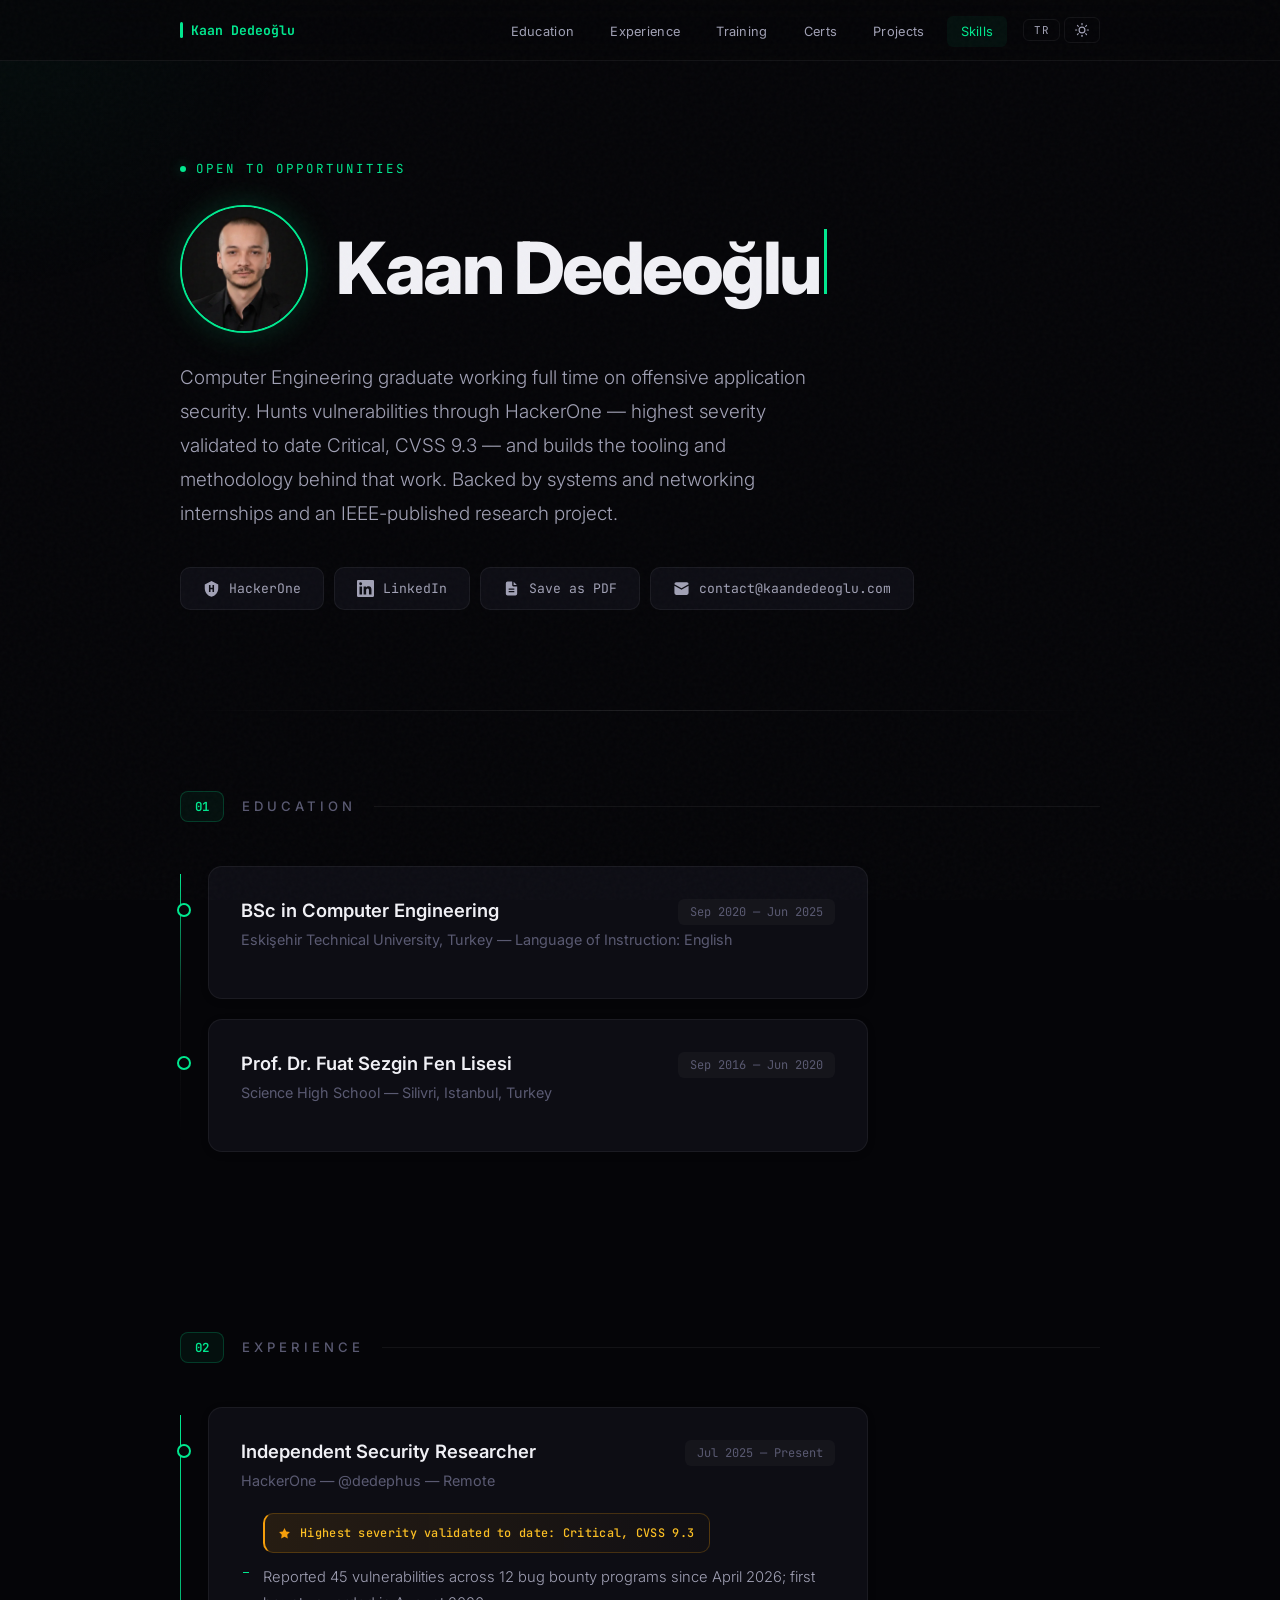
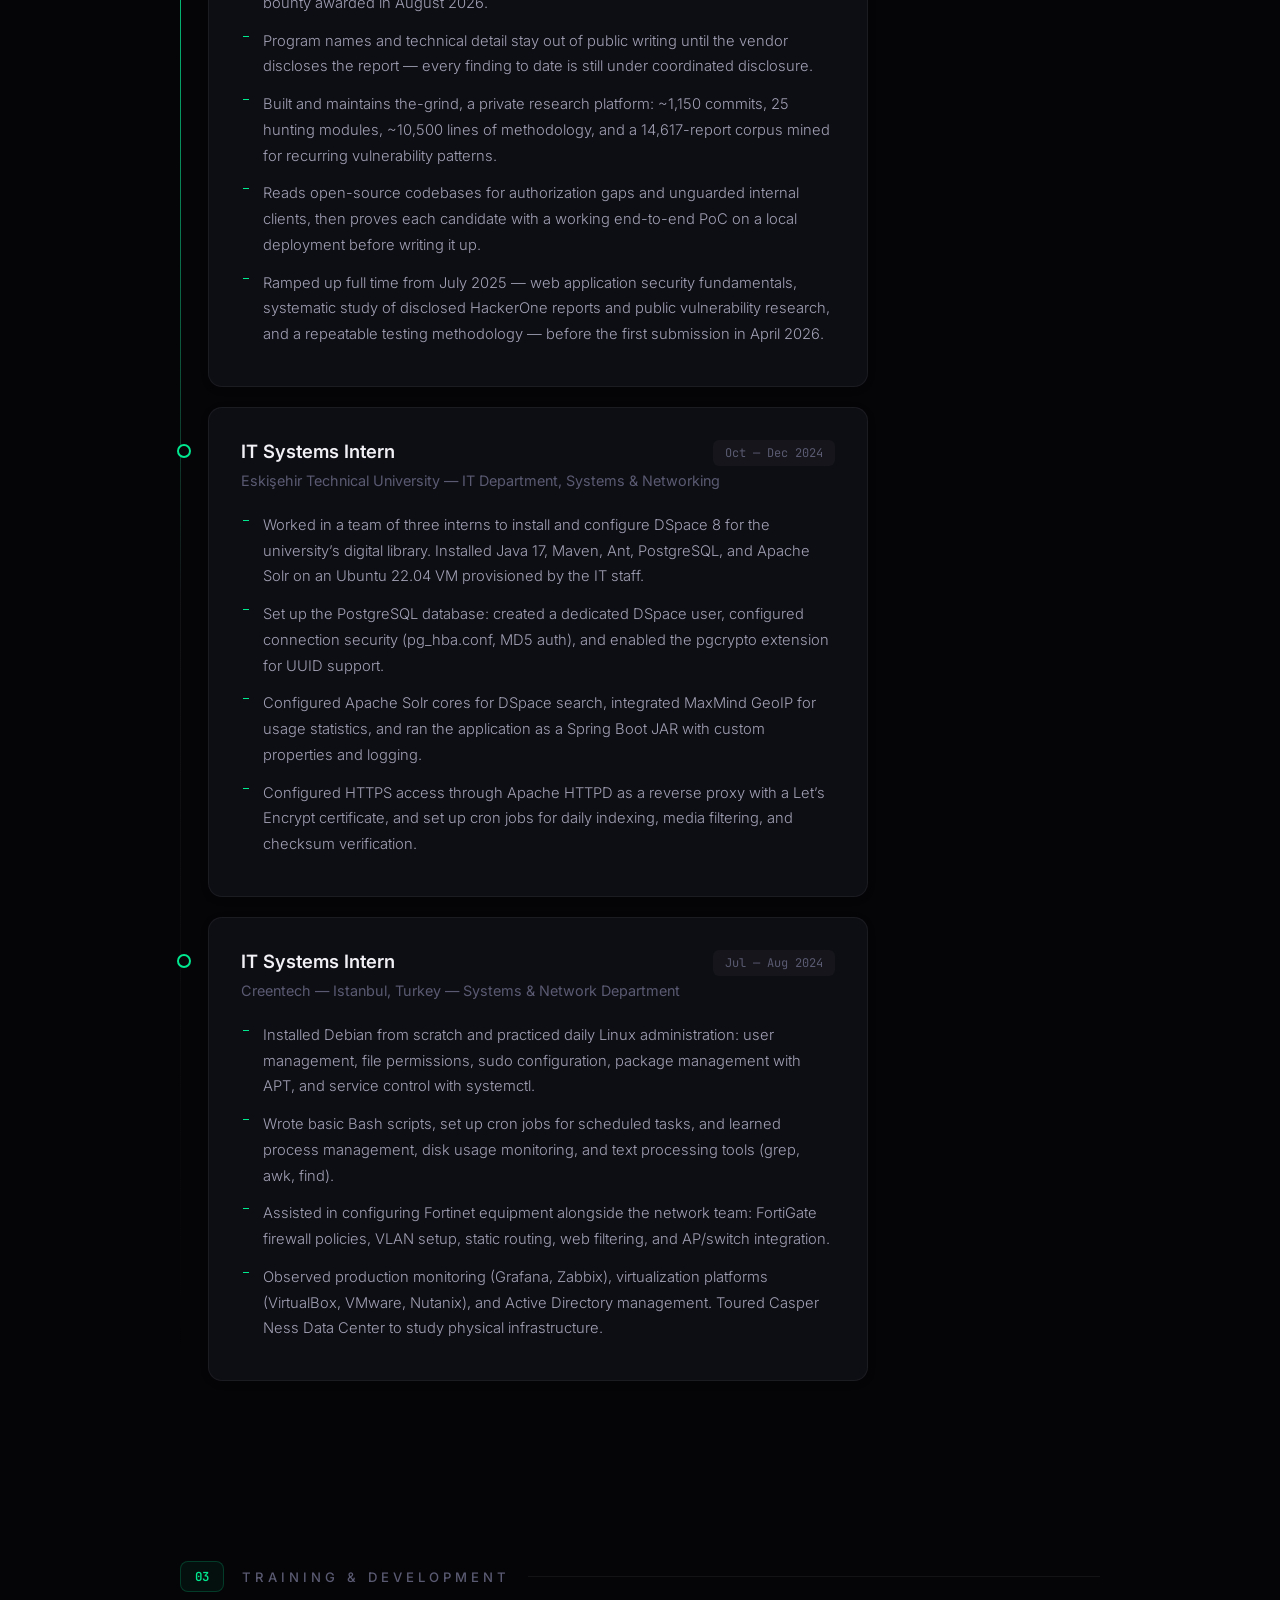
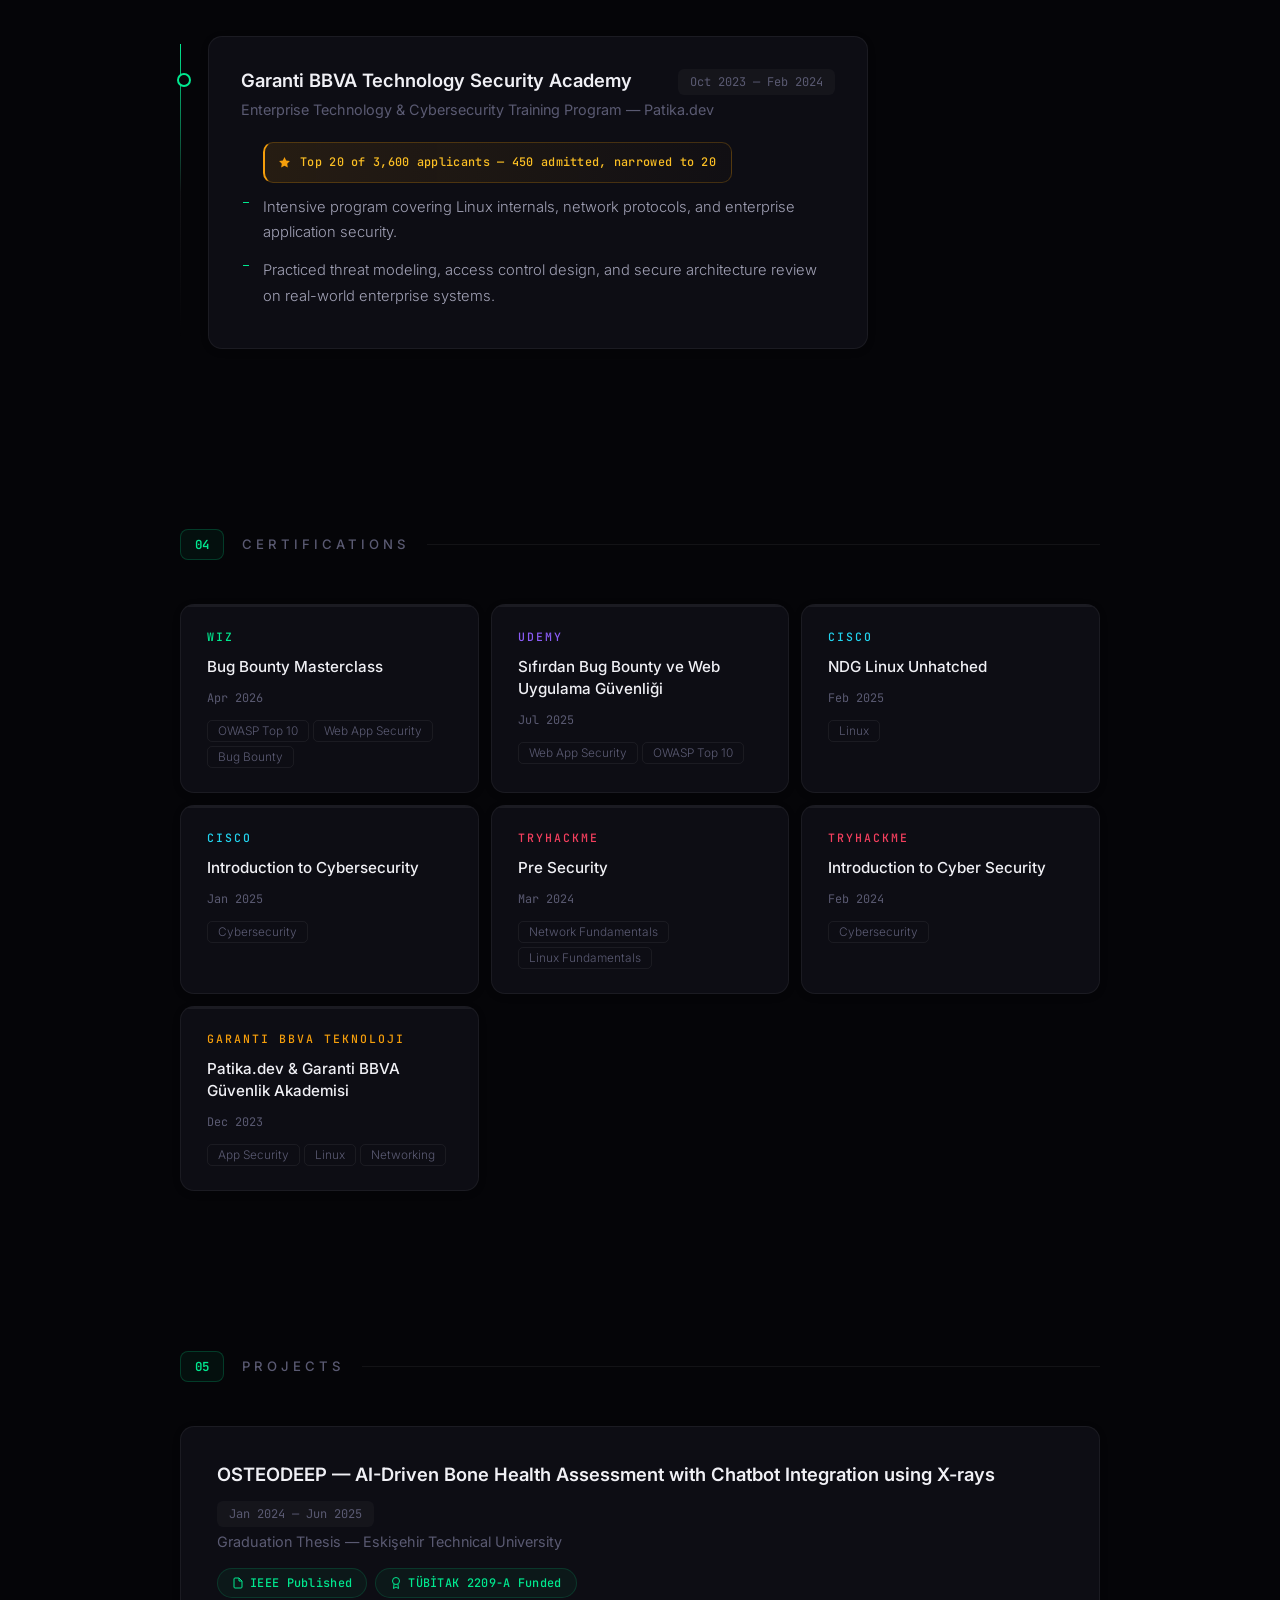
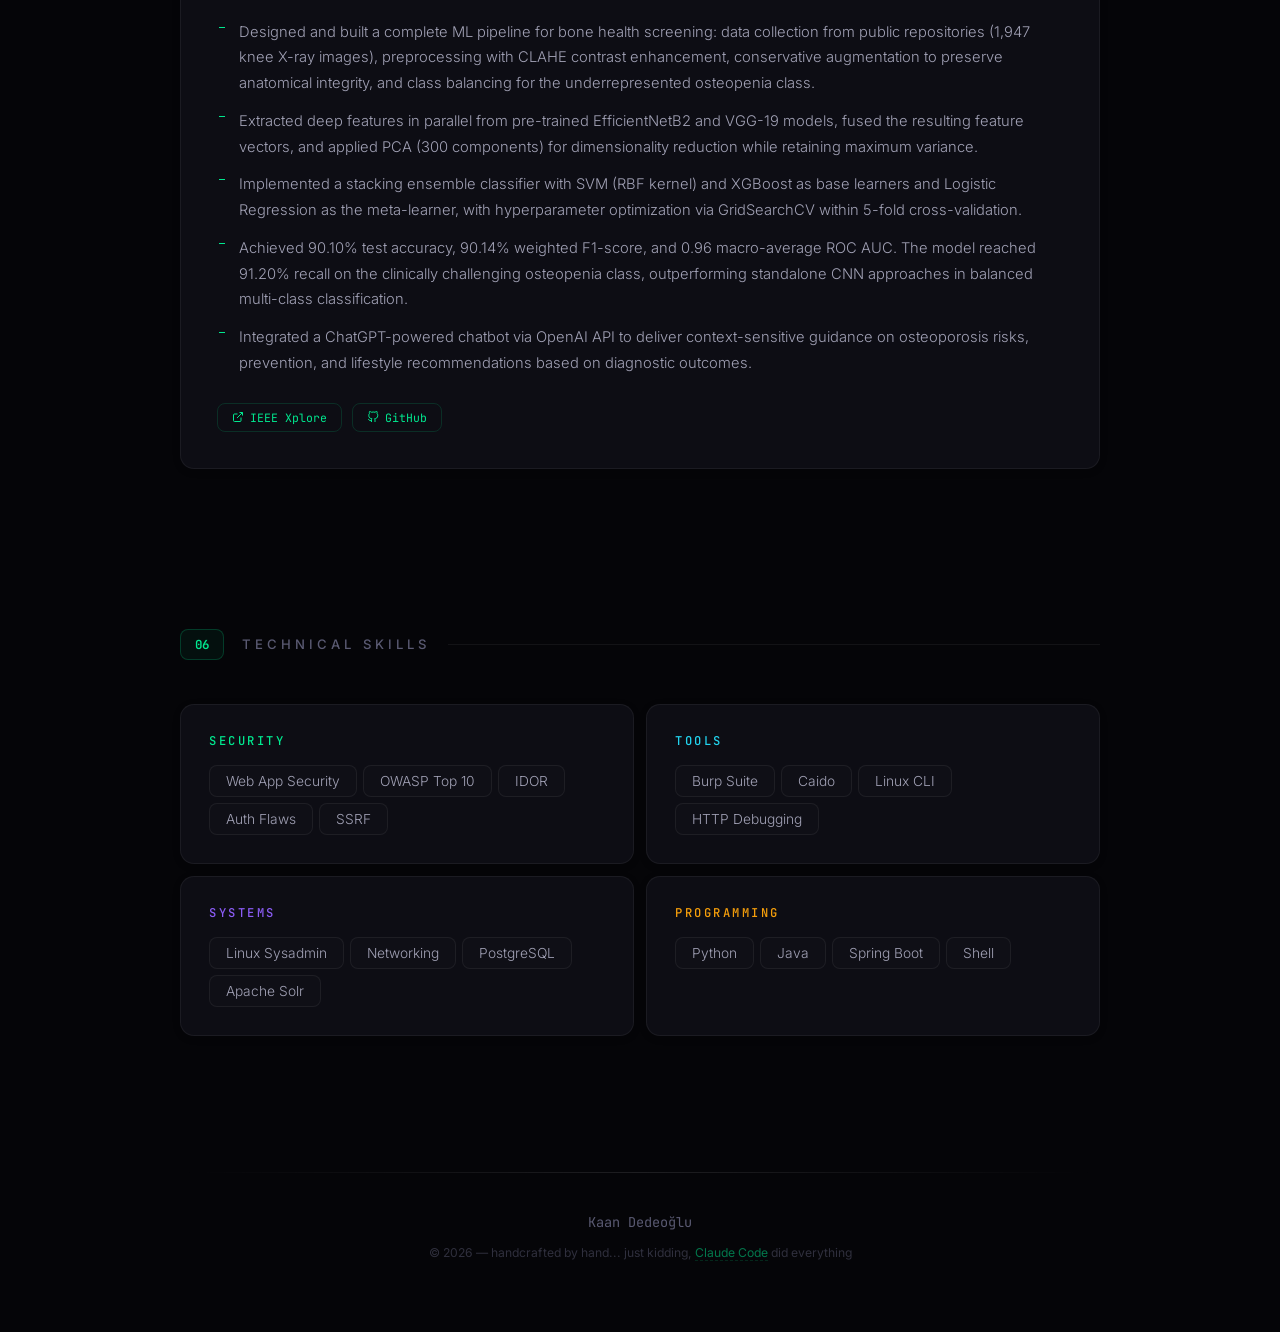
<file: public/index.html>
<!DOCTYPE html>
<html lang="en" data-theme="dark">
<head>
<meta charset="UTF-8">
<meta name="viewport" content="width=device-width, initial-scale=1.0">
<title>Kaan Dedeo&#287;lu &mdash; Security Researcher</title>
<meta name="description" content="Kaan Dedeo&#287;lu &mdash; security researcher. Computer Engineering graduate working on web application security and bug bounty, with a background in Linux systems and networking.">
<meta name="author" content="Kaan Dedeo&#287;lu">
<meta name="theme-color" content="#050508">
<link rel="canonical" href="https://kaandedeoglu.com/">

<!-- Open Graph: link previews on LinkedIn, WhatsApp, Slack, Discord -->
<meta property="og:type" content="profile">
<meta property="og:site_name" content="Kaan Dedeo&#287;lu">
<meta property="og:title" content="Kaan Dedeo&#287;lu &mdash; Security Researcher">
<meta property="og:description" content="Computer Engineering graduate working on web application security and bug bounty, with a background in Linux systems and networking.">
<meta property="og:url" content="https://kaandedeoglu.com/">
<meta property="og:image" content="https://kaandedeoglu.com/og.jpg">
<meta property="og:image:type" content="image/jpeg">
<meta property="og:image:width" content="1200">
<meta property="og:image:height" content="630">
<meta property="og:image:alt" content="Kaan Dedeo&#287;lu &mdash; Security Researcher">
<meta property="og:locale" content="en_US">
<meta property="og:locale:alternate" content="tr_TR">

<!-- X / Twitter -->
<meta name="twitter:card" content="summary_large_image">
<meta name="twitter:title" content="Kaan Dedeo&#287;lu &mdash; Security Researcher">
<meta name="twitter:description" content="Computer Engineering graduate working on web application security and bug bounty, with a background in Linux systems and networking.">
<meta name="twitter:image" content="https://kaandedeoglu.com/og.jpg">

<link rel="icon" type="image/svg+xml" href="favicon.svg">
<link rel="preconnect" href="https://fonts.gstatic.com" crossorigin>
<link rel="stylesheet" href="style.css">
</head>
<body>
  <div class="scroll-progress" id="scrollProgress"></div>
  <div class="grain"></div>
  <div class="glow" id="glow"></div>

  <!-- NAV -->
  <nav>
    <div class="nav-inner">
      <a href="#" class="nav-brand"><span class="bar"></span> Kaan Dedeo&#287;lu</a>
      <div class="nav-right">
        <ul class="nav-links" id="navLinks">
          <li><a href="#education" data-i18n="nav-edu">Education</a></li>
          <li><a href="#experience" data-i18n="nav-exp">Experience</a></li>
          <li><a href="#training" data-i18n="nav-training">Training</a></li>
          <li><a href="#certs" data-i18n="nav-certs">Certs</a></li>
          <li><a href="#projects" data-i18n="nav-projects">Projects</a></li>
          <li><a href="#skills" data-i18n="nav-skills">Skills</a></li>
        </ul>
        <div class="nav-toggles">
          <button id="langToggle" class="toggle-btn">TR</button>
          <button id="themeToggle" class="toggle-btn" aria-label="Toggle theme">
            <svg id="themeIcon" viewBox="0 0 24 24"><circle cx="12" cy="12" r="5"/><line x1="12" y1="1" x2="12" y2="3"/><line x1="12" y1="21" x2="12" y2="23"/><line x1="4.22" y1="4.22" x2="5.64" y2="5.64"/><line x1="18.36" y1="18.36" x2="19.78" y2="19.78"/><line x1="1" y1="12" x2="3" y2="12"/><line x1="21" y1="12" x2="23" y2="12"/><line x1="4.22" y1="19.78" x2="5.64" y2="18.36"/><line x1="18.36" y1="5.64" x2="19.78" y2="4.22"/></svg>
          </button>
          <button id="menuToggle" class="toggle-btn menu-btn" aria-label="Menu" aria-expanded="false" aria-controls="navLinks">
            <svg id="menuIcon" viewBox="0 0 24 24"><line x1="3" y1="6" x2="21" y2="6"/><line x1="3" y1="12" x2="21" y2="12"/><line x1="3" y1="18" x2="21" y2="18"/></svg>
          </button>
        </div>
      </div>
    </div>
  </nav>

  <!-- HERO -->
  <section class="hero reveal">
    <div class="hero-tag"><span class="dot"></span> <span data-i18n="hero-tag">Open to opportunities</span></div>
    <div class="hero-row">
      <img src="pp.webp" alt="Kaan Dedeo&#287;lu" class="avatar" width="128" height="128" fetchpriority="high" decoding="async">
      <h1 id="heroName">Kaan Dedeo&#287;lu</h1>
    </div>
    <p class="hero-desc" data-i18n="hero-desc">
      Computer Engineering graduate working full time on offensive application security. Hunts vulnerabilities through HackerOne &#8212; highest severity validated to date Critical, CVSS 9.3 &#8212; and builds the tooling and methodology behind that work. Backed by systems and networking internships and an IEEE-published research project.
    </p>
    <div class="hero-contacts">
      <a href="https://hackerone.com/dedephus" class="h-link icon-only" target="_blank" rel="noopener me" aria-label="HackerOne">
        <svg viewBox="0 0 24 24" aria-hidden="true"><path d="M12 1.5 2.5 6.4v5.3c0 5.9 4 11.1 9.5 11.8 5.5-.7 9.5-5.9 9.5-11.8V6.4L12 1.5Zm3.6 15.3h-2.2v-3.6h-2.8v3.6H8.4V7.2h2.2v3.6h2.8V7.2h2.2v9.6Z"/></svg>
        <span>HackerOne</span>
      </a>
      <a href="https://www.linkedin.com/in/kaandedeoglu/" class="h-link icon-only" target="_blank" rel="noopener me" aria-label="LinkedIn">
        <svg viewBox="0 0 24 24" aria-hidden="true"><path d="M20.45 20.45h-3.56v-5.57c0-1.33-.02-3.04-1.85-3.04-1.85 0-2.14 1.45-2.14 2.94v5.67H9.35V9h3.41v1.56h.05c.48-.9 1.64-1.85 3.37-1.85 3.6 0 4.27 2.37 4.27 5.46v6.28ZM5.34 7.43a2.07 2.07 0 1 1 0-4.13 2.07 2.07 0 0 1 0 4.13Zm1.78 13.02H3.56V9h3.56v11.45ZM22.22 0H1.77C.79 0 0 .77 0 1.73v20.54C0 23.23.79 24 1.77 24h20.45c.98 0 1.78-.77 1.78-1.73V1.73C24 .77 23.2 0 22.22 0Z"/></svg>
        <span>LinkedIn</span>
      </a>
      <button id="pdfBtn" class="pdf-btn">
        <svg viewBox="0 0 24 24" aria-hidden="true"><path d="M13 2H6.5A2.5 2.5 0 0 0 4 4.5v15A2.5 2.5 0 0 0 6.5 22h11a2.5 2.5 0 0 0 2.5-2.5V9h-5.5A1.5 1.5 0 0 1 13 7.5V2Zm2 .4V7h4.6L15 2.4ZM8 12h8v1.6H8V12Zm0 3.6h8v1.6H8v-1.6Z"/></svg>
        <span data-i18n="pdf-btn">Save as PDF</span>
      </button>
      <a href="mailto:contact@kaandedeoglu.com" class="h-link h-mail" aria-label="contact@kaandedeoglu.com">
        <svg viewBox="0 0 24 24" aria-hidden="true"><path d="M2 5.5A2.5 2.5 0 0 1 4.5 3h15A2.5 2.5 0 0 1 22 5.5v.4l-10 5.6L2 5.9v-.4Zm0 2.7v10.3A2.5 2.5 0 0 0 4.5 21h15a2.5 2.5 0 0 0 2.5-2.5V8.2l-9.51 5.33a1 1 0 0 1-.98 0L2 8.2Z"/></svg>
        <span>contact@kaandedeoglu.com</span>
      </a>
    </div>
  </section>

  <div class="divider"><div class="divider-line"></div></div>

  <!-- EDUCATION -->
  <section id="education" class="section reveal-left">
    <div class="section-head">
      <span class="section-num">01</span>
      <span class="section-title" data-i18n="sec-edu">Education</span>
      <div class="section-line"></div>
    </div>
    <div class="timeline">
      <div class="t-card">
        <div class="t-top">
          <div class="t-title" data-i18n="edu-bsc">BSc in Computer Engineering</div>
          <div class="t-date">Sep 2020 &#8212; Jun 2025</div>
        </div>
        <div class="t-org" data-i18n="edu-bsc-org">Eski&#351;ehir Technical University, Turkey &mdash; Language of Instruction: English</div>
      </div>
      <div class="t-card">
        <div class="t-top">
          <div class="t-title">Prof. Dr. Fuat Sezgin Fen Lisesi</div>
          <div class="t-date">Sep 2016 &#8212; Jun 2020</div>
        </div>
        <div class="t-org" data-i18n="edu-hs-org">Science High School &mdash; Silivri, Istanbul, Turkey</div>
      </div>
    </div>
  </section>

  <!-- EXPERIENCE -->
  <section id="experience" class="section reveal-right">
    <div class="section-head">
      <span class="section-num">02</span>
      <span class="section-title" data-i18n="sec-exp">Experience</span>
      <div class="section-line"></div>
    </div>
    <div class="timeline">
      <div class="t-card">
        <div class="t-top">
          <div class="t-title" data-i18n="exp-sec-title">Independent Security Researcher</div>
          <div class="t-date">Jul 2025 &#8212; Present</div>
        </div>
        <div class="t-org" data-i18n="exp-sec-org">HackerOne &#8212; @dedephus &#8212; Remote</div>
        <ul class="t-items">
          <li>
            <span class="badge gold">
              <svg viewBox="0 0 24 24"><polygon points="12 2 15.09 8.26 22 9.27 17 14.14 18.18 21.02 12 17.77 5.82 21.02 7 14.14 2 9.27 8.91 8.26 12 2"/></svg>
              <span data-i18n="exp-sec-badge">Highest severity validated to date: Critical, CVSS 9.3</span>
            </span>
          </li>
          <li data-i18n="exp-sec-1">Reported 45 vulnerabilities across 12 bug bounty programs since April 2026; first bounty awarded in August 2026.</li>
          <li data-i18n="exp-sec-2">Program names and technical detail stay out of public writing until the vendor discloses the report &#8212; every finding to date is still under coordinated disclosure.</li>
          <li data-i18n="exp-sec-3">Built and maintains the-grind, a private research platform: ~1,150 commits, 25 hunting modules, ~10,500 lines of methodology, and a 14,617-report corpus mined for recurring vulnerability patterns.</li>
          <li data-i18n="exp-sec-4">Reads open-source codebases for authorization gaps and unguarded internal clients, then proves each candidate with a working end-to-end PoC on a local deployment before writing it up.</li>
          <li data-i18n="exp-sec-5">Ramped up full time from July 2025 &#8212; web application security fundamentals, systematic study of disclosed HackerOne reports and public vulnerability research, and a repeatable testing methodology &#8212; before the first submission in April 2026.</li>
        </ul>
      </div>
      <div class="t-card">
        <div class="t-top">
          <div class="t-title" data-i18n="exp-estu-title">IT Systems Intern</div>
          <div class="t-date">Oct &#8212; Dec 2024</div>
        </div>
        <div class="t-org" data-i18n="exp-estu-org">Eski&#351;ehir Technical University &mdash; IT Department, Systems &amp; Networking</div>
        <ul class="t-items">
          <li data-i18n="exp-estu-1">Worked in a team of three interns to install and configure DSpace 8 for the university&#8217;s digital library. Installed Java 17, Maven, Ant, PostgreSQL, and Apache Solr on an Ubuntu 22.04 VM provisioned by the IT staff.</li>
          <li data-i18n="exp-estu-2">Set up the PostgreSQL database: created a dedicated DSpace user, configured connection security (pg_hba.conf, MD5 auth), and enabled the pgcrypto extension for UUID support.</li>
          <li data-i18n="exp-estu-3">Configured Apache Solr cores for DSpace search, integrated MaxMind GeoIP for usage statistics, and ran the application as a Spring Boot JAR with custom properties and logging.</li>
          <li data-i18n="exp-estu-4">Configured HTTPS access through Apache HTTPD as a reverse proxy with a Let&#8217;s Encrypt certificate, and set up cron jobs for daily indexing, media filtering, and checksum verification.</li>
        </ul>
      </div>
      <div class="t-card">
        <div class="t-top">
          <div class="t-title" data-i18n="exp-creen-title">IT Systems Intern</div>
          <div class="t-date">Jul &#8212; Aug 2024</div>
        </div>
        <div class="t-org" data-i18n="exp-creen-org">Creentech &mdash; Istanbul, Turkey &mdash; Systems &amp; Network Department</div>
        <ul class="t-items">
          <li data-i18n="exp-creen-1">Installed Debian from scratch and practiced daily Linux administration: user management, file permissions, sudo configuration, package management with APT, and service control with systemctl.</li>
          <li data-i18n="exp-creen-2">Wrote basic Bash scripts, set up cron jobs for scheduled tasks, and learned process management, disk usage monitoring, and text processing tools (grep, awk, find).</li>
          <li data-i18n="exp-creen-3">Assisted in configuring Fortinet equipment alongside the network team: FortiGate firewall policies, VLAN setup, static routing, web filtering, and AP/switch integration.</li>
          <li data-i18n="exp-creen-4">Observed production monitoring (Grafana, Zabbix), virtualization platforms (VirtualBox, VMware, Nutanix), and Active Directory management. Toured Casper Ness Data Center to study physical infrastructure.</li>
        </ul>
      </div>
    </div>
  </section>

  <!-- TRAINING -->
  <section id="training" class="section reveal-left">
    <div class="section-head">
      <span class="section-num">03</span>
      <span class="section-title" data-i18n="sec-training">Training &amp; Development</span>
      <div class="section-line"></div>
    </div>
    <div class="timeline">
      <div class="t-card">
        <div class="t-top">
          <div class="t-title" data-i18n="tr-title">Garanti BBVA Technology Security Academy</div>
          <div class="t-date">Oct 2023 &#8212; Feb 2024</div>
        </div>
        <div class="t-org" data-i18n="tr-org">Enterprise Technology &amp; Cybersecurity Training Program &#8212; Patika.dev</div>
        <ul class="t-items">
          <li>
            <span class="badge gold">
              <svg viewBox="0 0 24 24"><polygon points="12 2 15.09 8.26 22 9.27 17 14.14 18.18 21.02 12 17.77 5.82 21.02 7 14.14 2 9.27 8.91 8.26 12 2"/></svg>
              <span data-i18n="tr-badge">Top 20 of 3,600 applicants &#8212; 450 admitted, narrowed to 20</span>
            </span>
          </li>
          <li data-i18n="tr-1">Intensive program covering Linux internals, network protocols, and enterprise application security.</li>
          <li data-i18n="tr-2">Practiced threat modeling, access control design, and secure architecture review on real-world enterprise systems.</li>
        </ul>
      </div>
    </div>
  </section>

  <!-- CERTIFICATIONS -->
  <section id="certs" class="section reveal">
    <div class="section-head">
      <span class="section-num">04</span>
      <span class="section-title" data-i18n="sec-certs">Certifications</span>
      <div class="section-line"></div>
    </div>
    <div class="certs-grid">
      <div class="cert-card reveal-scale stagger-1">
        <div class="cert-issuer wiz">Wiz</div>
        <div class="cert-name">Bug Bounty Masterclass</div>
        <div class="cert-date">Apr 2026</div>
        <div class="cert-skills">
          <span class="cert-skill">OWASP Top 10</span>
          <span class="cert-skill">Web App Security</span>
          <span class="cert-skill">Bug Bounty</span>
        </div>
      </div>
      <div class="cert-card reveal-scale stagger-2">
        <div class="cert-issuer udemy">Udemy</div>
        <div class="cert-name">S&#305;f&#305;rdan Bug Bounty ve Web Uygulama G&#252;venli&#287;i</div>
        <div class="cert-date">Jul 2025</div>
        <div class="cert-skills">
          <span class="cert-skill">Web App Security</span>
          <span class="cert-skill">OWASP Top 10</span>
        </div>
      </div>
      <div class="cert-card reveal-scale stagger-3">
        <div class="cert-issuer cisco">Cisco</div>
        <div class="cert-name">NDG Linux Unhatched</div>
        <div class="cert-date">Feb 2025</div>
        <div class="cert-skills">
          <span class="cert-skill">Linux</span>
        </div>
      </div>
      <div class="cert-card reveal-scale stagger-4">
        <div class="cert-issuer cisco">Cisco</div>
        <div class="cert-name">Introduction to Cybersecurity</div>
        <div class="cert-date">Jan 2025</div>
        <div class="cert-skills">
          <span class="cert-skill">Cybersecurity</span>
        </div>
      </div>
      <div class="cert-card reveal-scale stagger-5">
        <div class="cert-issuer thm">TryHackMe</div>
        <div class="cert-name">Pre Security</div>
        <div class="cert-date">Mar 2024</div>
        <div class="cert-skills">
          <span class="cert-skill">Network Fundamentals</span>
          <span class="cert-skill">Linux Fundamentals</span>
        </div>
      </div>
      <div class="cert-card reveal-scale stagger-6">
        <div class="cert-issuer thm">TryHackMe</div>
        <div class="cert-name">Introduction to Cyber Security</div>
        <div class="cert-date">Feb 2024</div>
        <div class="cert-skills">
          <span class="cert-skill">Cybersecurity</span>
        </div>
      </div>
      <div class="cert-card reveal-scale stagger-7">
        <div class="cert-issuer garanti">Garanti BBVA Teknoloji</div>
        <div class="cert-name">Patika.dev &amp; Garanti BBVA G&#252;venlik Akademisi</div>
        <div class="cert-date">Dec 2023</div>
        <div class="cert-skills">
          <span class="cert-skill">App Security</span>
          <span class="cert-skill">Linux</span>
          <span class="cert-skill">Networking</span>
        </div>
      </div>
    </div>
  </section>

  <!-- PROJECTS -->
  <section id="projects" class="section reveal-left">
    <div class="section-head">
      <span class="section-num">05</span>
      <span class="section-title" data-i18n="sec-projects">Projects</span>
      <div class="section-line"></div>
    </div>
    <div class="proj-card">
      <div class="t-top">
        <div class="t-title" data-i18n="proj-title">OSTEODEEP &mdash; AI-Driven Bone Health Assessment with Chatbot Integration using X-rays</div>
        <div class="t-date">Jan 2024 &#8212; Jun 2025</div>
      </div>
      <div class="t-org" data-i18n="proj-org">Graduation Thesis &mdash; Eski&#351;ehir Technical University</div>
      <div class="proj-badges">
        <span class="badge green">
          <svg viewBox="0 0 24 24"><path d="M14 2H6a2 2 0 0 0-2 2v16a2 2 0 0 0 2 2h12a2 2 0 0 0 2-2V8z"/><polyline points="14 2 14 8 20 8"/></svg>
          <span data-i18n="proj-ieee">IEEE Published</span>
        </span>
        <span class="badge green">
          <svg viewBox="0 0 24 24"><circle cx="12" cy="8" r="7"/><polyline points="8.21 13.89 7 23 12 20 17 23 15.79 13.88"/></svg>
          <span data-i18n="proj-tubitak">T&#220;B&#304;TAK 2209-A Funded</span>
        </span>
      </div>
      <ul class="t-items">
        <li data-i18n="proj-1">Designed and built a complete ML pipeline for bone health screening: data collection from public repositories (1,947 knee X-ray images), preprocessing with CLAHE contrast enhancement, conservative augmentation to preserve anatomical integrity, and class balancing for the underrepresented osteopenia class.</li>
        <li data-i18n="proj-2">Extracted deep features in parallel from pre-trained EfficientNetB2 and VGG-19 models, fused the resulting feature vectors, and applied PCA (300 components) for dimensionality reduction while retaining maximum variance.</li>
        <li data-i18n="proj-3">Implemented a stacking ensemble classifier with SVM (RBF kernel) and XGBoost as base learners and Logistic Regression as the meta-learner, with hyperparameter optimization via GridSearchCV within 5-fold cross-validation.</li>
        <li data-i18n="proj-4">Achieved 90.10% test accuracy, 90.14% weighted F1-score, and 0.96 macro-average ROC AUC. The model reached 91.20% recall on the clinically challenging osteopenia class, outperforming standalone CNN approaches in balanced multi-class classification.</li>
        <li data-i18n="proj-5">Integrated a ChatGPT-powered chatbot via OpenAI API to deliver context-sensitive guidance on osteoporosis risks, prevention, and lifestyle recommendations based on diagnostic outcomes.</li>
      </ul>
      <div class="proj-links">
        <a href="https://ieeexplore.ieee.org/document/11208293" class="proj-link" target="_blank">
          <svg viewBox="0 0 24 24"><path d="M18 13v6a2 2 0 0 1-2 2H5a2 2 0 0 1-2-2V8a2 2 0 0 1 2-2h6"/><polyline points="15 3 21 3 21 9"/><line x1="10" y1="14" x2="21" y2="3"/></svg>
          IEEE Xplore
        </a>
        <a href="https://github.com/dedeoglukaan/osteodeep" class="proj-link" target="_blank">
          <svg viewBox="0 0 24 24"><path d="M9 19c-5 1.5-5-2.5-7-3m14 6v-3.87a3.37 3.37 0 0 0-.94-2.61c3.14-.35 6.44-1.54 6.44-7A5.44 5.44 0 0 0 20 4.77 5.07 5.07 0 0 0 19.91 1S18.73.65 16 2.48a13.38 13.38 0 0 0-7 0C6.27.65 5.09 1 5.09 1A5.07 5.07 0 0 0 5 4.77a5.44 5.44 0 0 0-1.5 3.78c0 5.42 3.3 6.61 6.44 7A3.37 3.37 0 0 0 9 18.13V22"/></svg>
          GitHub
        </a>
      </div>
    </div>
  </section>

  <!-- SKILLS -->
  <section id="skills" class="section reveal">
    <div class="section-head">
      <span class="section-num">06</span>
      <span class="section-title" data-i18n="sec-skills">Technical Skills</span>
      <div class="section-line"></div>
    </div>
    <div class="skills-grid">
      <div class="sk-card reveal-scale stagger-1">
        <div class="sk-label sec" data-i18n="sk-sec">Security</div>
        <div class="sk-tags">
          <span class="sk-tag">Web App Security</span>
          <span class="sk-tag">OWASP Top 10</span>
          <span class="sk-tag">IDOR</span>
          <span class="sk-tag">Auth Flaws</span>
          <span class="sk-tag">SSRF</span>
        </div>
      </div>
      <div class="sk-card reveal-scale stagger-2">
        <div class="sk-label tool" data-i18n="sk-tool">Tools</div>
        <div class="sk-tags">
          <span class="sk-tag">Burp Suite</span>
          <span class="sk-tag">Caido</span>
          <span class="sk-tag">Linux CLI</span>
          <span class="sk-tag">HTTP Debugging</span>
        </div>
      </div>
      <div class="sk-card reveal-scale stagger-3">
        <div class="sk-label sys" data-i18n="sk-sys">Systems</div>
        <div class="sk-tags">
          <span class="sk-tag">Linux Sysadmin</span>
          <span class="sk-tag">Networking</span>
          <span class="sk-tag">PostgreSQL</span>
          <span class="sk-tag">Apache Solr</span>
        </div>
      </div>
      <div class="sk-card reveal-scale stagger-4">
        <div class="sk-label prog" data-i18n="sk-prog">Programming</div>
        <div class="sk-tags">
          <span class="sk-tag">Python</span>
          <span class="sk-tag">Java</span>
          <span class="sk-tag">Spring Boot</span>
          <span class="sk-tag">Shell</span>
        </div>
      </div>
    </div>
  </section>

  <!-- FOOTER -->
  <footer>
    <div class="footer-line"></div>
    <div class="footer-name">Kaan Dedeo&#287;lu</div>
    <div class="footer-copy">&copy; 2026 &mdash; handcrafted by hand... just kidding, <a href="https://claude.ai/code" target="_blank">Claude Code</a> did everything</div>
  </footer>

  <!-- BACK TO TOP -->
  <button class="back-to-top" id="backToTop" aria-label="Back to top">
    <svg viewBox="0 0 24 24"><polyline points="18 15 12 9 6 15"/></svg>
  </button>

  <script src="script.js"></script>
</body>
</html>
</file>
<file: public/style.css>
@import url('https://fonts.googleapis.com/css2?family=Inter:wght@300;400;500;600;700;800&family=JetBrains+Mono:wght@300;400;500;700&display=swap');

*{margin:0;padding:0;box-sizing:border-box}

:root{
  --bg:#050508;
  --bg2:#08080d;
  --surface:#0d0d14;
  --surface2:#111119;
  --border:rgba(255,255,255,0.06);
  --border-h:rgba(255,255,255,0.10);
  --accent:#00e88f;
  --accent-dim:#00c478;
  --accent-bg:rgba(0,232,143,0.05);
  --accent-bg2:rgba(0,232,143,0.08);
  --cyan:#22d3ee;
  --amber:#f59e0b;
  --amber-bg:rgba(245,158,11,0.06);
  --violet:#8b5cf6;
  --rose:#f43f5e;
  --white:#f0f0f5;
  --text:#a1a1b5;
  --text-dim:#5a5a72;
  --mono:'JetBrains Mono',monospace;
  --sans:'Inter',-apple-system,BlinkMacSystemFont,sans-serif;

  /* Layout. Five containers (nav, hero, divider, section, footer) shared the
     same hardcoded 1000px/40px; changing the desktop width meant editing five
     rules and was easy to do incompletely. They read these instead, so a
     breakpoint only has to override :root. The mobile block below still sets
     its own padding — it also needs env(safe-area-inset-*), which does not
     compose into a single custom property. */
  --maxw:1000px;
  --gut:40px;
  /* Width of the prose column. Measured 2026-08-04: the timeline bullets ran
     111 characters per line at 1280px and up, well past the readable 45-85
     range (.hero-desc was already capped at 660px; these were not).
     This caps the *card*, not the text inside it — capping the text left the
     card's border and background running 200px past where the copy stopped,
     which read as a rendering fault rather than a choice. */
  --measure:660px;
}

/* --- LIGHT MODE --- */
[data-theme="light"]{
  --bg:#f8f9fa;
  --bg2:#f0f1f3;
  --surface:#ffffff;
  --surface2:#f5f6f8;
  --border:rgba(0,0,0,0.08);
  --border-h:rgba(0,0,0,0.15);
  --accent:#059669;
  --accent-dim:#047857;
  --accent-bg:rgba(5,150,105,0.06);
  --accent-bg2:rgba(5,150,105,0.10);
  --cyan:#0891b2;
  --amber:#d97706;
  --amber-bg:rgba(217,119,6,0.06);
  --violet:#7c3aed;
  --rose:#e11d48;
  --white:#111827;
  --text:#4b5563;
  --text-dim:#9ca3af;
}

[data-theme="light"] .grain{opacity:0.008}
[data-theme="light"] nav{background:rgba(248,249,250,0.85)}
[data-theme="light"] .glow{background:radial-gradient(circle,rgba(5,150,105,0.05) 0%,transparent 70%)}
[data-theme="light"] .cert-card:hover{box-shadow:0 12px 32px rgba(0,0,0,0.08),0 0 20px rgba(5,150,105,0.08)}
/* White surface on a near-white page reads as nothing; a hairline shadow
   gives the contact buttons an edge without darkening the palette. */
[data-theme="light"] .h-link,
[data-theme="light"] .pdf-btn{box-shadow:0 1px 2px rgba(16,24,40,0.05),0 0 0 1px rgba(16,24,40,0.03)}
[data-theme="light"] .scroll-progress{background:linear-gradient(90deg,#059669,#0891b2)}

html{
  scroll-behavior:smooth;
  /* iOS Safari inflates text on rotation without this. */
  -webkit-text-size-adjust:100%;
  text-size-adjust:100%;
  /* .reveal-right parks full-width sections at translateX(14px) until they
     animate in, which pushed the page 14px wider than the viewport and gave
     every screen under ~1030px a horizontal scrollbar on load. `clip` is used
     over `hidden` because it does not turn the element into a scroll
     container; `hidden` is left first as the fallback for older engines. */
  overflow-x:hidden;
  overflow-x:clip;
}

@keyframes page-fade{
  from{opacity:0}
  to{opacity:1}
}

body{
  /* Pairs with the rule on html; on the root element alone the horizontal
     clip is defeated by the visible vertical axis. */
  overflow-x:hidden;
  overflow-x:clip;
  animation:page-fade 0.6s ease;
  background:var(--bg);
  color:var(--text);
  font-family:var(--sans);
  min-height:100vh;
  -webkit-font-smoothing:antialiased;
  transition:background 0.4s,color 0.4s;
}

::selection{background:rgba(0,232,143,0.15);color:var(--accent)}

/* --- SCROLL PROGRESS --- */
.scroll-progress{
  position:fixed;top:0;left:0;
  height:3px;width:0%;
  background:linear-gradient(90deg,var(--accent),var(--cyan));
  z-index:1001;
  transition:width 0.05s linear;
  border-radius:0 2px 2px 0;
}

/* --- GRAIN OVERLAY --- */
.grain{
  position:fixed;inset:0;pointer-events:none;z-index:1000;
  opacity:0.025;
  background-image:url("data:image/svg+xml,%3Csvg viewBox='0 0 256 256' xmlns='http://www.w3.org/2000/svg'%3E%3Cfilter id='n'%3E%3CfeTurbulence type='fractalNoise' baseFrequency='0.9' numOctaves='4' stitchTiles='stitch'/%3E%3C/filter%3E%3Crect width='100%25' height='100%25' filter='url(%23n)'/%3E%3C/svg%3E");
  background-repeat:repeat;
  transition:opacity 0.4s;
}

/* --- GLOW BLOB --- */
.glow{
  position:fixed;
  width:600px;height:600px;
  border-radius:50%;
  background:radial-gradient(circle,rgba(0,232,143,0.04) 0%,transparent 70%);
  pointer-events:none;
  z-index:0;
  transition:transform 0.3s ease-out;
  top:-300px;left:-300px;
}

/* --- NAV --- */
nav{
  position:fixed;top:0;left:0;right:0;z-index:100;
  background:rgba(5,5,8,0.8);
  backdrop-filter:blur(20px) saturate(1.2);
  border-bottom:1px solid var(--border);
  transition:background 0.4s;
}

.nav-inner{
  max-width:var(--maxw);margin:0 auto;
  display:flex;align-items:center;justify-content:space-between;
  height:60px;padding:0 var(--gut);
}

.nav-brand{
  font-family:var(--mono);font-size:0.82rem;font-weight:700;
  color:var(--accent);text-decoration:none;
  display:flex;align-items:center;gap:8px;
}

.nav-brand .bar{
  width:3px;height:16px;background:var(--accent);border-radius:2px;
  animation:nav-pulse 2s ease-in-out infinite;
}

@keyframes nav-pulse{
  0%,100%{opacity:1}
  50%{opacity:0.3}
}

.nav-right{display:flex;align-items:center;gap:16px}

.nav-links{display:flex;gap:8px;list-style:none}

.nav-links a{
  font-size:0.8rem;color:var(--text);text-decoration:none;
  padding:8px 14px;border-radius:6px;
  transition:all 0.2s;letter-spacing:0.3px;
}

.nav-links a:hover{color:var(--white);background:rgba(255,255,255,0.04)}

.nav-links a.active{
  color:var(--accent);
  background:var(--accent-bg);
}

/* --- TOGGLE BUTTONS --- */
.nav-toggles{
  display:flex;align-items:center;gap:4px;
}

.toggle-btn{
  font-family:var(--mono);font-size:0.68rem;
  color:var(--text);
  background:none;border:1px solid var(--border);
  border-radius:6px;padding:5px 10px;
  cursor:pointer;transition:all 0.25s;
  letter-spacing:0.3px;line-height:1;
}

.toggle-btn:hover{
  color:var(--accent);border-color:var(--accent);
  background:var(--accent-bg);
}

.toggle-btn.active{
  color:var(--accent);border-color:rgba(0,232,143,0.25);
  background:var(--accent-bg);
}

.toggle-btn svg{
  width:14px;height:14px;stroke:currentColor;fill:none;
  stroke-width:2;stroke-linecap:round;stroke-linejoin:round;
  vertical-align:-2px;
}

/* Only exists below the responsive breakpoint; the links sit in the bar
   itself on wider screens. */
.menu-btn{display:none}

/* --- HERO --- */
.hero{
  max-width:var(--maxw);margin:0 auto;
  padding:160px var(--gut) 100px;
  position:relative;z-index:1;
}

.hero-tag{
  font-family:var(--mono);font-size:0.78rem;
  color:var(--accent);letter-spacing:3px;text-transform:uppercase;
  margin-bottom:28px;
  display:flex;align-items:center;gap:10px;
}

.hero-tag .dot{
  width:6px;height:6px;background:var(--accent);border-radius:50%;
  box-shadow:0 0 12px rgba(0,232,143,0.4);
  animation:dot-glow 2.5s ease-in-out infinite;
}

@keyframes dot-glow{
  0%,100%{box-shadow:0 0 12px rgba(0,232,143,0.4)}
  50%{box-shadow:0 0 24px rgba(0,232,143,0.15)}
}

.hero-row{
  display:flex;align-items:center;gap:28px;
  margin-bottom:28px;
}

.avatar{
  width:128px;height:128px;
  border-radius:50%;
  border:2.5px solid var(--accent);
  object-fit:cover;
  flex-shrink:0;
  box-shadow:0 0 30px rgba(0,232,143,0.15),0 0 60px rgba(0,232,143,0.05);
}

.hero h1{
  font-size:clamp(3rem,7vw,4.5rem);font-weight:800;
  color:var(--white);letter-spacing:-2.5px;line-height:1.05;
  margin-bottom:0;
  min-height:1.1em;
}

/* --- TYPEWRITER --- */
.typewriter-cursor{
  display:inline-block;
  width:3px;height:0.9em;
  background:var(--accent);
  margin-left:4px;
  vertical-align:baseline;
  animation:blink-cursor 0.75s step-end infinite;
}

@keyframes blink-cursor{
  0%,100%{opacity:1}
  50%{opacity:0}
}

.hero-desc{
  font-size:1.18rem;color:var(--text);line-height:1.8;
  max-width:660px;font-weight:300;
}

.hero-contacts{
  margin-top:36px;display:flex;flex-wrap:wrap;gap:10px;
}

.h-link{
  display:inline-flex;align-items:center;gap:9px;
  font-family:var(--mono);font-size:0.82rem;
  color:var(--text);text-decoration:none;
  padding:12px 22px;
  border:1px solid var(--border);border-radius:10px;
  transition:all 0.25s;
  background:var(--surface);
}

.h-link:hover{
  border-color:var(--accent);color:var(--accent);
  background:var(--accent-bg);
  box-shadow:0 0 20px rgba(0,232,143,0.06);
  transform:translateY(-1px);
}

.h-link svg,.pdf-btn svg{
  width:17px;height:17px;flex-shrink:0;
  fill:currentColor;stroke:none;
}

/* --- DIVIDER --- */
.divider{
  max-width:var(--maxw);margin:0 auto;padding:0 var(--gut);
}

.divider-line{
  height:1px;
  background:linear-gradient(90deg,transparent,var(--border-h),transparent);
}

/* --- SECTIONS --- */
.section{
  max-width:var(--maxw);margin:0 auto;
  padding:80px var(--gut);
  position:relative;z-index:1;
}

.section-head{
  margin-bottom:44px;
  display:flex;align-items:center;gap:18px;
}

.section-num{
  font-family:var(--mono);font-size:0.78rem;
  color:var(--accent);font-weight:600;
  padding:6px 14px;
  border:1px solid rgba(0,232,143,0.2);border-radius:8px;
  background:var(--accent-bg);
}

.section-title{
  font-size:0.82rem;text-transform:uppercase;letter-spacing:4px;
  color:var(--text-dim);font-weight:500;
}

.section-line{flex:1;height:1px;background:var(--border)}

/* --- TIMELINE CARDS --- */
.timeline{position:relative;padding-left:28px}

.timeline::before{
  content:'';position:absolute;left:0;top:8px;bottom:8px;
  width:1px;
  background:linear-gradient(180deg,var(--accent),var(--border),transparent);
}

.t-card{
  background:var(--surface);
  border:1px solid var(--border);border-radius:14px;
  padding:32px;margin-bottom:20px;
  transition:all 0.3s;position:relative;
  box-shadow:0 2px 8px rgba(0,0,0,0.1);
  /* Only binds above ~740px viewport; below that the card is already
     narrower than this and the mobile padding governs. */
  max-width:var(--measure);
}

.t-card::before{
  content:'';position:absolute;
  left:-32px;top:36px;
  width:10px;height:10px;border-radius:50%;
  background:var(--bg);border:2px solid var(--accent);
  transition:all 0.3s;
}

.t-card:hover{
  border-color:var(--border-h);
  background:var(--surface2);
  transform:translateX(4px);
}

.t-card:hover::before{
  background:var(--accent);
  box-shadow:0 0 12px rgba(0,232,143,0.3);
}

.t-top{
  display:flex;justify-content:space-between;align-items:flex-start;
  gap:16px;margin-bottom:6px;flex-wrap:wrap;
}

.t-title{font-size:1.15rem;font-weight:600;color:var(--white)}

.t-date{
  font-family:var(--mono);font-size:0.75rem;
  color:var(--text-dim);white-space:nowrap;
  padding:5px 12px;border-radius:6px;
  background:rgba(255,255,255,0.03);
}

.t-org{font-size:0.9rem;color:var(--text-dim);margin-bottom:18px}

.t-items{list-style:none;padding:0}

.t-items li{
  font-size:0.92rem;color:var(--text);line-height:1.75;
  padding:6px 0 6px 22px;position:relative;font-weight:300;
}

.t-items li::before{
  content:'';position:absolute;left:2px;top:13px;
  width:6px;height:1px;background:var(--accent);
}

/* --- BADGES --- */
.badge{
  display:inline-flex;align-items:center;gap:6px;
  font-family:var(--mono);font-size:0.74rem;
  padding:6px 14px;border-radius:20px;
  letter-spacing:0.3px;font-weight:500;
}

/* The distinction line inside a timeline card ("top 20 out of ...").
   It was a grey stadium pill: 20px radius, white-on-white, hollow outline
   star. At one line that passes; the moment it wrapped to two on a phone the
   rounded ends and flat fill read as a disabled text input, not an award.

   Amber is not a new colour here — .cert-issuer.garanti already uses
   var(--amber), so this is the palette the "gold" class name was always
   pointing at and never actually used. */
.badge.gold{
  align-items:flex-start;
  gap:9px;
  padding:10px 15px 10px 13px;
  /* 10px, not 20px: a stadium shape only reads as intentional while the
     content is one line. This wraps to two on every phone. */
  border-radius:10px;
  border:1px solid rgba(245,158,11,0.22);
  border-left:2px solid var(--amber);
  background:linear-gradient(90deg,rgba(245,158,11,0.11),rgba(245,158,11,0.02));
  color:#fbbf24;
  line-height:1.55;
  text-wrap:pretty;
}
[data-theme="light"] .badge.gold{
  color:#92400e;
  border:1px solid rgba(180,83,9,0.22);
  border-left:2px solid #b45309;
  background:linear-gradient(90deg,rgba(245,158,11,0.16),rgba(245,158,11,0.03));
}
.badge.green{background:var(--accent-bg);color:var(--accent);border:1px solid rgba(0,232,143,0.15)}

.badge svg{width:12px;height:12px;stroke:currentColor;fill:none;stroke-width:2}
/* Solid, and pinned to the first line rather than the centre of the box —
   centred, it floated beside the gap between two wrapped lines. */
.badge.gold svg{
  width:13px;height:13px;
  fill:var(--amber);stroke:none;
  flex:0 0 auto;margin-top:3px;
}
[data-theme="light"] .badge.gold svg{fill:#b45309}

/* The badge is the whole content of its <li>, so the list's own dash sat to
   its left as a second marker. Drop it and keep the indent, so the badge
   still lines up with the text of the bullets around it. */
.t-items li:has(> .badge)::before{display:none}

/* --- PROJECT CARD --- */
.proj-card{
  background:var(--surface);
  border:1px solid var(--border);border-radius:14px;
  padding:36px;transition:all 0.3s;
  position:relative;overflow:hidden;
  box-shadow:0 2px 8px rgba(0,0,0,0.1);
}

.proj-card::after{
  content:'';position:absolute;top:0;left:0;right:0;
  height:2px;
  background:linear-gradient(90deg,var(--accent),var(--cyan),var(--accent));
  background-size:200% 100%;
  animation:shimmer 4s linear infinite;
  opacity:0;transition:opacity 0.3s;
}

.proj-card:hover::after{opacity:1}

.proj-card:hover{
  border-color:var(--border-h);
  background:var(--surface2);
}

@keyframes shimmer{
  0%{background-position:-200% 0}
  100%{background-position:200% 0}
}

.proj-badges{display:flex;flex-wrap:wrap;gap:8px;margin:12px 0 16px}

.proj-links{display:flex;flex-wrap:wrap;gap:10px;margin-top:20px}

.proj-link{
  font-family:var(--mono);font-size:0.72rem;
  color:var(--accent);text-decoration:none;
  padding:6px 14px;
  border:1px solid rgba(0,232,143,0.15);border-radius:8px;
  transition:all 0.25s;display:inline-flex;align-items:center;gap:6px;
}

.proj-link:hover{
  background:var(--accent-bg);border-color:var(--accent);
  transform:translateY(-1px);
  box-shadow:0 4px 12px rgba(0,232,143,0.08);
}

.proj-link svg{width:12px;height:12px;stroke:currentColor;fill:none;stroke-width:2}

/* --- CERTS GRID --- */
.certs-grid{
  display:grid;
  grid-template-columns:repeat(auto-fill,minmax(260px,1fr));
  gap:12px;
}

.cert-card{
  background:var(--surface);
  border:1px solid var(--border);border-radius:14px;
  padding:24px 26px;
  transition:all 0.35s cubic-bezier(0.25,0.46,0.45,0.94);
  display:flex;flex-direction:column;gap:12px;
  position:relative;overflow:hidden;
  box-shadow:0 2px 8px rgba(0,0,0,0.1);
}

.cert-card:hover{
  border-color:var(--border-h);background:var(--surface2);
  transform:translateY(-6px) scale(1.02);
  box-shadow:0 16px 40px rgba(0,0,0,0.3),0 0 24px rgba(0,232,143,0.06);
}

.cert-card::before{
  content:'';position:absolute;top:0;left:0;
  width:100%;height:2px;
  background:var(--border);
  transition:background 0.3s;
}

.cert-card:hover::before{
  background:linear-gradient(90deg,var(--accent),var(--cyan));
}

.cert-issuer{
  font-family:var(--mono);font-size:0.72rem;
  text-transform:uppercase;letter-spacing:2px;
  font-weight:500;
}

.cert-issuer.wiz{color:var(--accent)}
.cert-issuer.udemy{color:var(--violet)}
.cert-issuer.cisco{color:var(--cyan)}
.cert-issuer.thm{color:var(--rose)}
.cert-issuer.garanti{color:var(--amber)}

.cert-name{
  font-size:0.95rem;font-weight:500;color:var(--white);
  line-height:1.45;
}

.cert-date{
  font-family:var(--mono);font-size:0.74rem;
  color:var(--text-dim);
}

.cert-skills{
  display:flex;flex-wrap:wrap;gap:4px;margin-top:2px;
}

.cert-skill{
  font-size:0.74rem;color:var(--text-dim);
  padding:3px 10px;
  border:1px solid var(--border);border-radius:5px;
  font-weight:300;
}

/* --- SKILLS --- */
.skills-grid{
  display:grid;
  grid-template-columns:repeat(2,1fr);
  gap:12px;
}

.sk-card{
  background:var(--surface);
  border:1px solid var(--border);border-radius:14px;
  padding:28px;transition:all 0.3s;
  box-shadow:0 2px 8px rgba(0,0,0,0.1);
}

.sk-card:hover{border-color:var(--border-h);background:var(--surface2)}

.sk-label{
  font-family:var(--mono);font-size:0.76rem;
  text-transform:uppercase;letter-spacing:2.5px;
  margin-bottom:16px;font-weight:500;
}

.sk-label.sec{color:var(--accent)}
.sk-label.tool{color:var(--cyan)}
.sk-label.sys{color:var(--violet)}
.sk-label.prog{color:var(--amber)}

.sk-tags{display:flex;flex-wrap:wrap;gap:6px}

.sk-tag{
  font-size:0.86rem;color:var(--text);
  padding:7px 16px;
  border:1px solid var(--border);border-radius:8px;
  font-weight:300;transition:all 0.2s;
  background:rgba(255,255,255,0.01);
}

.sk-tag:hover{border-color:var(--accent);color:var(--accent);background:var(--accent-bg);box-shadow:0 0 12px rgba(0,232,143,0.06)}

/* --- FOOTER --- */
footer{
  max-width:var(--maxw);margin:0 auto;
  padding:56px var(--gut) 72px;
  text-align:center;
  position:relative;z-index:1;
}

.footer-line{
  height:1px;margin-bottom:40px;
  background:linear-gradient(90deg,transparent,var(--border-h),transparent);
}

.footer-name{
  font-family:var(--mono);font-size:0.85rem;
  color:var(--text-dim);margin-bottom:14px;
}

.footer-copy{
  font-size:0.76rem;color:var(--text-dim);
  opacity:0.5;
}

.footer-copy a{color:var(--accent);text-decoration:none;border-bottom:1px dashed rgba(0,232,143,0.3)}
.footer-copy a:hover{border-bottom-color:var(--accent)}

/* --- BACK TO TOP --- */
.back-to-top{
  position:fixed;bottom:32px;right:32px;
  width:44px;height:44px;
  border-radius:50%;border:1px solid var(--border);
  background:var(--surface);
  color:var(--text-dim);
  cursor:pointer;
  display:flex;align-items:center;justify-content:center;
  z-index:99;
  opacity:0;pointer-events:none;
  transform:translateY(10px);
  transition:all 0.3s;
}

.back-to-top.visible{
  opacity:1;pointer-events:auto;
  transform:translateY(0);
}

.back-to-top:hover{
  border-color:var(--accent);color:var(--accent);
  background:var(--accent-bg);
  box-shadow:0 0 20px rgba(0,232,143,0.08);
}

.back-to-top svg{
  width:18px;height:18px;stroke:currentColor;fill:none;
  stroke-width:2;stroke-linecap:round;stroke-linejoin:round;
}

/* --- PDF DOWNLOAD --- */
.pdf-btn{
  display:inline-flex;align-items:center;gap:9px;
  font-family:var(--mono);font-size:0.82rem;
  color:var(--text);text-decoration:none;
  padding:12px 22px;
  border:1px solid var(--border);border-radius:10px;
  transition:all 0.25s;
  background:var(--surface);
  cursor:pointer;
}

.pdf-btn:hover{
  border-color:var(--accent);color:var(--accent);
  background:var(--accent-bg);
  box-shadow:0 0 20px rgba(0,232,143,0.06);
  transform:translateY(-1px);
}

/* Icon sizing and fill live in the shared .h-link svg,.pdf-btn svg rule. */

/* --- SCROLL REVEAL --- */
.reveal{
  opacity:0;transform:translateY(12px);
  transition:opacity 0.5s ease,transform 0.5s ease;
}

.reveal-left{
  opacity:0;transform:translateX(-14px);
  transition:opacity 0.5s ease,transform 0.5s ease;
}

.reveal-right{
  opacity:0;transform:translateX(14px);
  transition:opacity 0.5s ease,transform 0.5s ease;
}

.reveal-scale{
  opacity:0;transform:scale(0.97);
  transition:opacity 0.5s ease,transform 0.5s ease;
}

.reveal.visible,
.reveal-left.visible,
.reveal-right.visible,
.reveal-scale.visible{
  opacity:1;transform:none;
}

.stagger-1{transition-delay:0.03s}
.stagger-2{transition-delay:0.06s}
.stagger-3{transition-delay:0.09s}
.stagger-4{transition-delay:0.12s}
.stagger-5{transition-delay:0.15s}
.stagger-6{transition-delay:0.18s}
.stagger-7{transition-delay:0.21s}

/* --- HACKER TERMINAL EASTER EGG --- */
.hacker-terminal{
  position:fixed;inset:0;z-index:9999;
  background:rgba(0,0,0,0);
  display:flex;align-items:center;justify-content:center;
  opacity:0;transition:all 0.5s;
}

.hacker-terminal.active{
  background:rgba(0,0,0,0.95);
  opacity:1;
}

.ht-screen{
  width:min(700px,90vw);
  max-height:80vh;
  overflow-y:auto;
  padding:32px;
  font-family:'JetBrains Mono',monospace;
  font-size:clamp(0.72rem,2vw,0.88rem);
  line-height:1.8;
  color:#00e88f;
  text-shadow:0 0 8px rgba(0,232,143,0.4);
  border:1px solid rgba(0,232,143,0.15);
  border-radius:12px;
  background:rgba(5,5,8,0.9);
  box-shadow:0 0 60px rgba(0,232,143,0.08),inset 0 0 60px rgba(0,0,0,0.5);
}

.ht-screen::-webkit-scrollbar{width:4px}
.ht-screen::-webkit-scrollbar-thumb{background:rgba(0,232,143,0.2);border-radius:2px}

.ht-line{white-space:pre;min-height:1.8em}

/* --- TOUCH / MOBILE BASE --- */
/* Applies on any touch device, not just narrow ones. */
@media(hover:none){
  /* Kill the grey flash iOS/Android paint over tapped links. */
  *{-webkit-tap-highlight-color:transparent}

  /* A tap fires :hover and it stays latched until something else is tapped —
     the menu button sat lit green after being used. Neutralise the hover
     styling back to each element's resting state and show the press through
     :active instead. :not(.active) keeps the section indicator working. */
  .toggle-btn:not(.active):hover{
    color:var(--text-dim);border-color:var(--border);background:none;
  }
  .nav-links a:not(.active):hover{
    color:var(--text-dim);background:none;
  }
  .h-link:hover,.pdf-btn:hover{
    color:var(--text-dim);border-color:var(--border);
    background:var(--surface);box-shadow:none;transform:none;
  }
  .sk-tag:hover{
    color:var(--text);border-color:var(--border);
    background:rgba(255,255,255,0.01);box-shadow:none;
  }
  .proj-link:hover{
    color:var(--accent);border-color:rgba(0,232,143,0.15);background:none;
  }
  .h-link:active,.pdf-btn:active,.toggle-btn:active{transform:scale(0.97)}
}

/* --- TOUCH ABOVE THE PHONE BREAKPOINT --- */
/* Every tap target on this site was sized inside max-width:768px, so the
   moment a touch device got wider than that it fell back to the desktop
   controls. Measured 2026-08-04 at 769/820/834/1024px: toggle buttons 36x23
   and nav links 31px tall — that is every iPad, in both orientations, plus
   touch laptops. WCAG 2.5.5 and Apple's HIG both want 44px.

   Keyed on hover:none rather than width, because the thing that decides
   whether 44px is needed is the input device, not the viewport. A 1280px
   touchscreen laptop needs it; an 800px desktop window does not. */
@media(hover:none) and (min-width:769px){
  .toggle-btn{
    display:inline-flex;align-items:center;justify-content:center;
    min-width:44px;min-height:44px;
  }
  .toggle-btn svg{width:17px;height:17px;vertical-align:0}
  /* The bar is 60px tall, so 44px sits inside it without changing nav height. */
  .nav-links a{display:flex;align-items:center;min-height:44px}
  .h-link,.pdf-btn{min-height:44px}
}

/* --- TABLET / SMALL LAPTOP --- */
/* 769-1023px had no rules of its own: at 769px the mobile block switched off
   all at once and the layout jumped straight to full desktop gutters. This
   only softens the gutter step (20 -> 28 -> 40) so the jump is not abrupt. */
@media(min-width:769px) and (max-width:1023px){
  :root{--gut:28px}
  .hero{padding:130px var(--gut) 76px}
  .section{padding:64px var(--gut);scroll-margin-top:76px}
}

/* --- LARGE DESKTOP --- */
/* Below this the 1000px container is the right call for line length. Past
   1440px it just leaves 460px+ of dead space either side, so the container
   widens while the text column stays capped by --measure. */
@media(min-width:1440px){
  :root{--maxw:1180px}
}

/* --- RESPONSIVE --- */
@media(max-width:768px){
  .nav-inner{
    height:64px;
    padding:0 max(14px,env(safe-area-inset-right)) 0 max(14px,env(safe-area-inset-left));
  }
  .nav-brand{font-size:0.9rem;gap:9px}
  .nav-brand .bar{width:3px;height:19px}
  .nav-right{gap:9px}
  .nav-toggles{gap:6px}
  /* 44px is the minimum comfortable tap target; these were ~30px. */
  .toggle-btn{
    display:inline-flex;align-items:center;justify-content:center;
    min-width:44px;min-height:44px;
    padding:0 12px;font-size:0.75rem;border-radius:9px;
  }
  .toggle-btn svg{width:18px;height:18px;vertical-align:0}
  .menu-btn{padding:0 11px}

  /* The section links become a panel that drops out of the nav bar.
     nav is fixed, so absolute positioning here is relative to it. */
  .nav-links{
    position:absolute;top:100%;left:0;right:0;
    flex-direction:column;gap:2px;
    padding:8px max(12px,env(safe-area-inset-left))
            calc(10px + env(safe-area-inset-bottom)) max(12px,env(safe-area-inset-left));
    /* Opaque, not translucent: at 0.97 the hero still read through it.
       --surface rather than --bg so the panel reads as raised off the page,
       and both follow the theme so no light-mode override is needed. */
    background:var(--surface);
    border-bottom:1px solid var(--border);
    box-shadow:0 12px 24px rgba(0,0,0,0.35);
    opacity:0;visibility:hidden;transform:translateY(-8px);
    transition:opacity 0.22s ease,transform 0.22s ease,visibility 0.22s;
  }
  nav.menu-open .nav-links{opacity:1;visibility:visible;transform:none}
  .nav-links a{
    display:flex;align-items:center;
    padding:12px 14px;min-height:46px;
    font-size:0.86rem;border-radius:8px;
  }

  .hero{padding:112px 20px 30px}
  /* Without this, tapping a nav link lands the section heading under the
     fixed bar. */
  .section{padding:48px 20px;scroll-margin-top:80px}

  .hero-row{flex-direction:column;align-items:flex-start;gap:16px}
  .avatar{width:120px;height:120px}
  .hero h1{font-size:clamp(2rem,10vw,3rem);letter-spacing:-1px;text-wrap:balance}
  .hero-desc{font-size:1rem;line-height:1.7;text-wrap:pretty}
  .hero-tag{font-size:0.7rem;letter-spacing:2px;margin-bottom:20px}

  /* Four identical full-width bars read as a form, not as links. The two
     profile links shrink to their marks; the address keeps its text so it can
     be read and copied, and the PDF button takes the row below.
     Row 1: [H1] [in] [ address ]     Row 2: [ Save as PDF ] */
  .hero-contacts{
    display:flex;flex-wrap:wrap;gap:9px;margin-top:30px;
  }
  .h-link,.pdf-btn{
    justify-content:center;
    font-size:0.78rem;padding:0 14px;
    min-height:52px;border-radius:14px;
  }
  .icon-only{
    flex:0 0 auto;width:52px;padding:0;
  }
  /* Label stays in the DOM for assistive tech; the anchor also carries
     aria-label. */
  .icon-only span{
    position:absolute;width:1px;height:1px;overflow:hidden;
    clip-path:inset(50%);white-space:nowrap;
  }
  .icon-only svg{width:21px;height:21px}
  /* The address gets its own row. Sharing row 1 truncated it at 390px and
     360px — the two commonest iPhone widths — because the label is 180px
     wide and only ~172px was left beside the marks. */
  .pdf-btn{flex:1 1 140px}
  .h-mail{flex:1 1 100%;min-width:0}
  .h-mail span{overflow:hidden;text-overflow:ellipsis;white-space:nowrap}

  .skills-grid{grid-template-columns:1fr}
  .certs-grid{grid-template-columns:1fr}
  .t-top{flex-direction:column;gap:6px}
  .t-card{padding:22px;margin-bottom:14px}
  .t-title{font-size:1rem;text-wrap:balance}
  .t-items li{font-size:0.88rem;line-height:1.72;padding:5px 0 5px 18px}
  .timeline{padding-left:18px}
  .t-card::before{left:-22px;width:8px;height:8px;top:28px}
  .section-head{gap:12px;margin-bottom:32px}
  .section-num{font-size:0.72rem;padding:5px 10px}
  .section-title{font-size:0.75rem;letter-spacing:3px}
  .cert-card{padding:20px}
  .cert-name{font-size:0.9rem;text-wrap:balance}
  .proj-card{padding:24px}
  .sk-card{padding:22px}
  .sk-tag{font-size:0.82rem;padding:6px 12px}
  footer{padding:40px 20px calc(56px + env(safe-area-inset-bottom))}
  /* Clear of the iPhone home indicator. */
  .back-to-top{
    bottom:calc(20px + env(safe-area-inset-bottom));
    right:calc(16px + env(safe-area-inset-right));
    width:42px;height:42px;
  }
  .glow{display:none}
  .divider{padding:0 20px}
}

@media(max-width:380px){
  .hero{padding:106px 16px 26px}
  .section{padding:40px 16px}
  .hero h1{font-size:2rem}
  .hero-desc{font-size:0.92rem}
  .t-card{padding:18px}
  /* Narrower, but the tap targets stay at 44px. */
  .toggle-btn{padding:0 9px;font-size:0.7rem;min-width:42px}
  .nav-brand{font-size:0.8rem}
  .h-link,.pdf-btn{font-size:0.74rem;min-height:46px}
  .icon-only{width:46px}   /* keep them square when min-height drops */
  footer{padding:32px 16px calc(48px + env(safe-area-inset-bottom))}
  .divider{padding:0 16px}
}

/* --- REDUCED MOTION --- */
/* The page leans on scroll reveals; honour the OS setting instead of
   animating regardless. Elements must still end up visible. */
@media(prefers-reduced-motion:reduce){
  *,*::before,*::after{
    animation-duration:0.01ms!important;
    animation-iteration-count:1!important;
    transition-duration:0.01ms!important;
    scroll-behavior:auto!important;
  }
  .reveal,.reveal-left,.reveal-right,.reveal-scale{
    opacity:1!important;transform:none!important;
  }
}

/* --- PRINT / PDF --- */
@media print{
  *{transition:none!important;animation:none!important}

  .grain,.glow,.scroll-progress,.back-to-top,nav,.pdf-btn,.footer-copy,.divider{display:none!important}

  .reveal,.reveal-left,.reveal-right,.reveal-scale{opacity:1!important;transform:none!important;transition-delay:0s!important}

  html{font-size:11pt}

  body{
    background:#fff!important;color:#222!important;
    -webkit-print-color-adjust:exact;print-color-adjust:exact;
    font-family:'Inter',Helvetica,Arial,sans-serif;
  }

  .hero{padding:20px 0 16px!important;max-width:100%!important}
  .section{padding:20px 0!important;max-width:100%!important}
  footer{padding:16px 0!important;max-width:100%!important}

  .hero h1{
    font-size:28pt!important;color:#111!important;letter-spacing:-1px!important;
  }

  .hero-tag{
    color:#059669!important;font-size:8pt!important;margin-bottom:12px!important;
  }

  .hero-tag .dot{
    background:#059669!important;box-shadow:none!important;
  }

  .hero-row{margin-bottom:12px!important;gap:16px!important}

  .avatar{
    width:72px!important;height:72px!important;
    border-color:#059669!important;box-shadow:none!important;
  }

  .hero-desc{
    font-size:10pt!important;color:#444!important;line-height:1.6!important;
    max-width:100%!important;
  }

  .hero-contacts{margin-top:14px!important;gap:8px!important}

  .h-link{
    font-size:8pt!important;padding:6px 12px!important;
    border-color:#ddd!important;background:#f9f9f9!important;
    color:#333!important;box-shadow:none!important;
  }

  .h-link svg{width:12px!important;height:12px!important}

  .section-head{margin-bottom:18px!important;gap:10px!important}

  .section-num{
    font-size:7pt!important;padding:3px 8px!important;
    color:#059669!important;border-color:#059669!important;
    background:rgba(5,150,105,0.06)!important;
  }

  .section-title{
    font-size:8pt!important;color:#666!important;letter-spacing:3px!important;
  }

  .section-line{background:#ddd!important}

  .timeline{padding-left:16px!important}
  .timeline::before{background:#059669!important;width:1px!important}

  .t-card{
    padding:16px 18px!important;margin-bottom:10px!important;
    border:1px solid #e5e5e5!important;border-radius:8px!important;
    background:#fafafa!important;box-shadow:none!important;
    break-inside:avoid;page-break-inside:avoid;
    /* --measure caps the card on screen to keep the line length readable.
       On paper the page box already does that, so let it use the full width
       — otherwise the printed CV wastes the right third of every page. */
    max-width:100%!important;
  }

  .t-card::before{
    border-color:#059669!important;background:#fff!important;
    left:-20px!important;top:20px!important;
    width:7px!important;height:7px!important;
  }

  .t-card:hover{transform:none!important}

  .t-title{font-size:11pt!important;color:#111!important}
  .t-date{font-size:7.5pt!important;background:#f0f0f0!important;color:#555!important}
  .t-org{font-size:8.5pt!important;color:#666!important;margin-bottom:10px!important}

  .t-items li{
    font-size:9pt!important;color:#333!important;
    line-height:1.6!important;padding:3px 0 3px 16px!important;
  }

  .t-items li::before{background:#059669!important;top:11px!important}

  .badge{font-size:7pt!important;padding:3px 8px!important}
  .badge.green{color:#059669!important;border-color:#059669!important;background:rgba(5,150,105,0.06)!important}
  /* Amber does not survive a greyscale printer, but the emphasis should:
     keep the left bar and the solid star, drop the tint. Without the explicit
     border-left the screen rule's 2px amber edge prints as a 2px amber edge. */
  .badge.gold{
    color:#444!important;border-color:#ccc!important;background:#f5f5f5!important;
    border-left:2px solid #999!important;border-radius:6px!important;
    padding:5px 10px!important;
  }
  .badge.gold svg{fill:#666!important;stroke:none!important;margin-top:2px!important}
  .badge svg{width:10px!important;height:10px!important}

  .certs-grid{
    grid-template-columns:repeat(3,1fr)!important;
    gap:8px!important;
  }

  .cert-card{
    padding:12px 14px!important;
    border:1px solid #e5e5e5!important;border-radius:6px!important;
    background:#fafafa!important;box-shadow:none!important;
    gap:6px!important;
    break-inside:avoid;page-break-inside:avoid;
  }

  .cert-card::before{display:none!important}
  .cert-card:hover{transform:none!important;box-shadow:none!important}

  .cert-issuer{font-size:6.5pt!important}
  .cert-issuer.wiz{color:#059669!important}
  .cert-issuer.udemy{color:#7c3aed!important}
  .cert-issuer.cisco{color:#0891b2!important}
  .cert-issuer.thm{color:#e11d48!important}
  .cert-issuer.garanti{color:#d97706!important}

  .cert-name{font-size:8.5pt!important;color:#111!important}
  .cert-date{font-size:7pt!important;color:#777!important}
  .cert-skill{font-size:6.5pt!important;padding:1px 6px!important;border-color:#ddd!important}

  .proj-card{
    padding:18px 20px!important;
    border:1px solid #e5e5e5!important;border-radius:8px!important;
    background:#fafafa!important;box-shadow:none!important;
    break-inside:avoid;page-break-inside:avoid;
  }

  .proj-card::after{display:none!important}
  .proj-card:hover{transform:none!important}

  .proj-link{
    font-size:7.5pt!important;color:#059669!important;
    border-color:#059669!important;padding:4px 10px!important;
  }

  .skills-grid{gap:8px!important}

  .sk-card{
    padding:14px 18px!important;
    border:1px solid #e5e5e5!important;border-radius:6px!important;
    background:#fafafa!important;box-shadow:none!important;
    break-inside:avoid;page-break-inside:avoid;
  }

  .sk-label{font-size:7pt!important;margin-bottom:10px!important}
  .sk-label.sec{color:#059669!important}
  .sk-label.tool{color:#0891b2!important}
  .sk-label.sys{color:#7c3aed!important}
  .sk-label.prog{color:#d97706!important}

  .sk-tags{gap:4px!important}
  .sk-tag{font-size:8pt!important;padding:4px 10px!important;border-color:#ddd!important;color:#333!important}

  .footer-name{font-size:8pt!important;color:#999!important}

  @page{margin:1.5cm 2cm}
}
</file>
